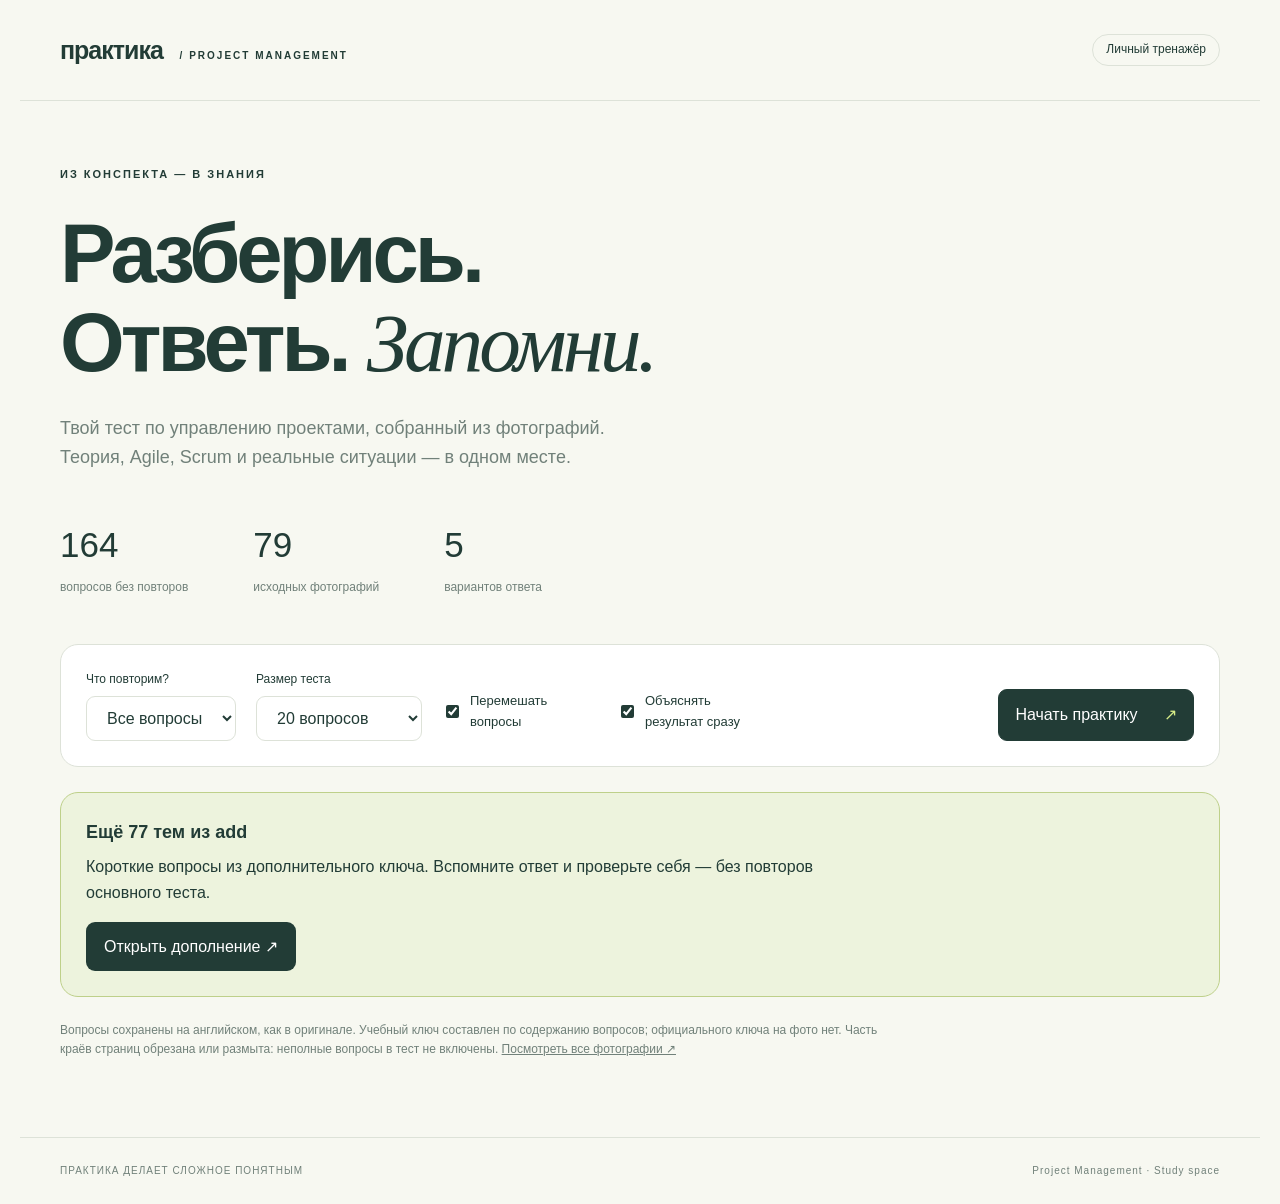
<file: index.html>
<!doctype html>
<html lang="ru"><head><meta charset="utf-8"><meta name="viewport" content="width=device-width,initial-scale=1"><title>Практика — Project Management</title><link rel="stylesheet" href="static/style.css"><script src="static/questions.js" defer></script><script src="static/supplement.js" defer></script><script src="static/app.js" defer></script></head>
<body><header><a class="brand" href="index.html">практика<span> / PROJECT MANAGEMENT</span></a><span class="tag">Личный тренажёр</span></header><main>
<section id="home"><div class="eyebrow">ИЗ КОНСПЕКТА — В ЗНАНИЯ</div><h1>Разберись.<br>Ответь. <em>Запомни.</em></h1><p class="intro">Твой тест по управлению проектами, собранный из фотографий. Теория, Agile, Scrum и реальные ситуации — в одном месте.</p><div class="stats"><div><strong id="total">—</strong><span>вопросов без повторов</span></div><div><strong>79</strong><span>исходных фотографий</span></div><div><strong>5</strong><span>вариантов ответа</span></div></div>
<div class="setup"><div><label for="category">Что повторим?</label><select id="category"><option value="all">Все вопросы</option><option>Теория</option><option>Ситуации</option></select></div><div><label for="count">Размер теста</label><select id="count"><option value="20">20 вопросов</option><option value="50">50 вопросов</option><option value="all">Все доступные</option></select></div><label class="check"><input type="checkbox" id="shuffle" checked> Перемешать вопросы</label><label class="check"><input type="checkbox" id="training" checked> Объяснять результат сразу</label><button id="start" class="primary">Начать практику <span>↗</span></button><button id="resume" hidden>Продолжить сохранённый тест</button></div>
<div class="add-panel"><h3>Ещё <span id="supplement-total">—</span> тем из add</h3><p>Короткие вопросы из дополнительного ключа. Вспомните ответ и проверьте себя — без повторов основного теста.</p><a class="primary" href="supplement.html">Открыть дополнение ↗</a></div>
<p class="note">Вопросы сохранены на английском, как в оригинале. Учебный ключ составлен по содержанию вопросов; официального ключа на фото нет. Часть краёв страниц обрезана или размыта: неполные вопросы в тест не включены. <a href="#" id="gallery-link">Посмотреть все фотографии ↗</a></p></section>
<section id="quiz" hidden><div class="quiz-top"><button id="home-btn" class="link">← На главную</button><span id="mode"></span></div><div class="progress"><div id="bar"></div></div><div class="layout"><article class="card"><div class="card-top"><span class="eyebrow" id="position"></span><span id="kind" class="pill"></span></div><h2 id="question" lang="en"></h2><div id="options" lang="en"></div><div id="feedback" role="status" hidden></div><details id="source"><summary>Сверить с фотографией</summary><div id="photos"></div></details><div class="controls"><button id="prev">← Назад</button><button id="next" class="primary">Дальше →</button></div></article><aside><h3>Твоя практика</h3><p id="answered"></p><div id="nav"></div><p class="note">Можно пропускать вопросы и возвращаться к ним. Ответы сохраняются в этом браузере.</p><button id="finish">Завершить тест</button></aside></div></section>
<section id="result" hidden><div class="eyebrow">ПРАКТИКА ЗАВЕРШЕНА</div><h1>Ещё один шаг<br><em>вперёд.</em></h1><div class="score" id="score"></div><p id="summary"></p><p class="note">Проверка по учебному ключу, составленному по содержанию вопросов. Его можно сверить с материалами преподавателя.</p><div class="controls"><button class="primary" id="retry">Повторить ошибки и пропуски</button><button id="new">Новая практика</button><button id="export">Скачать ответы</button></div><div id="review"></div></section>
<section id="gallery" hidden><button id="gallery-back">← На главную</button><h1>Исходные фото</h1><p>Все 79 снимков, включая повторы и нечитаемые фрагменты.</p><div id="gallery-items"></div></section>
</main><footer>ПРАКТИКА ДЕЛАЕТ СЛОЖНОЕ ПОНЯТНЫМ <span>Project Management · Study space</span></footer></body></html>
</file>
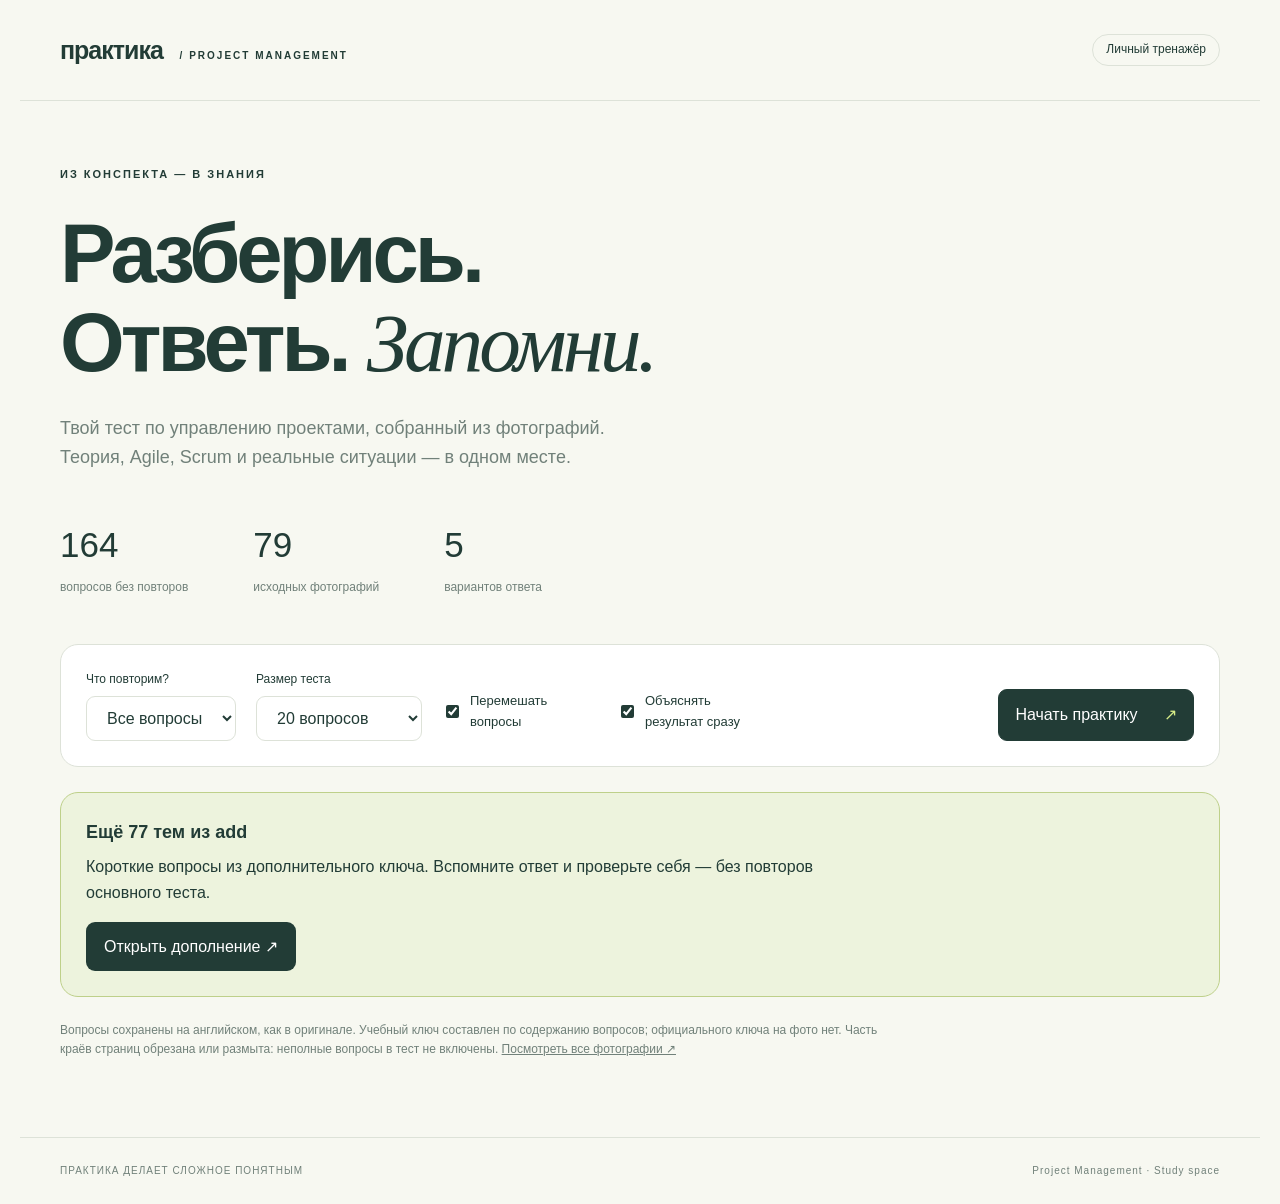
<file: static/index.html>
<!doctype html><html lang="ru"><head><meta charset="utf-8"><meta http-equiv="refresh" content="0;url=../index.html"><title>Практика</title></head><body><a href="../index.html">Открыть сайт</a></body></html>
</file>
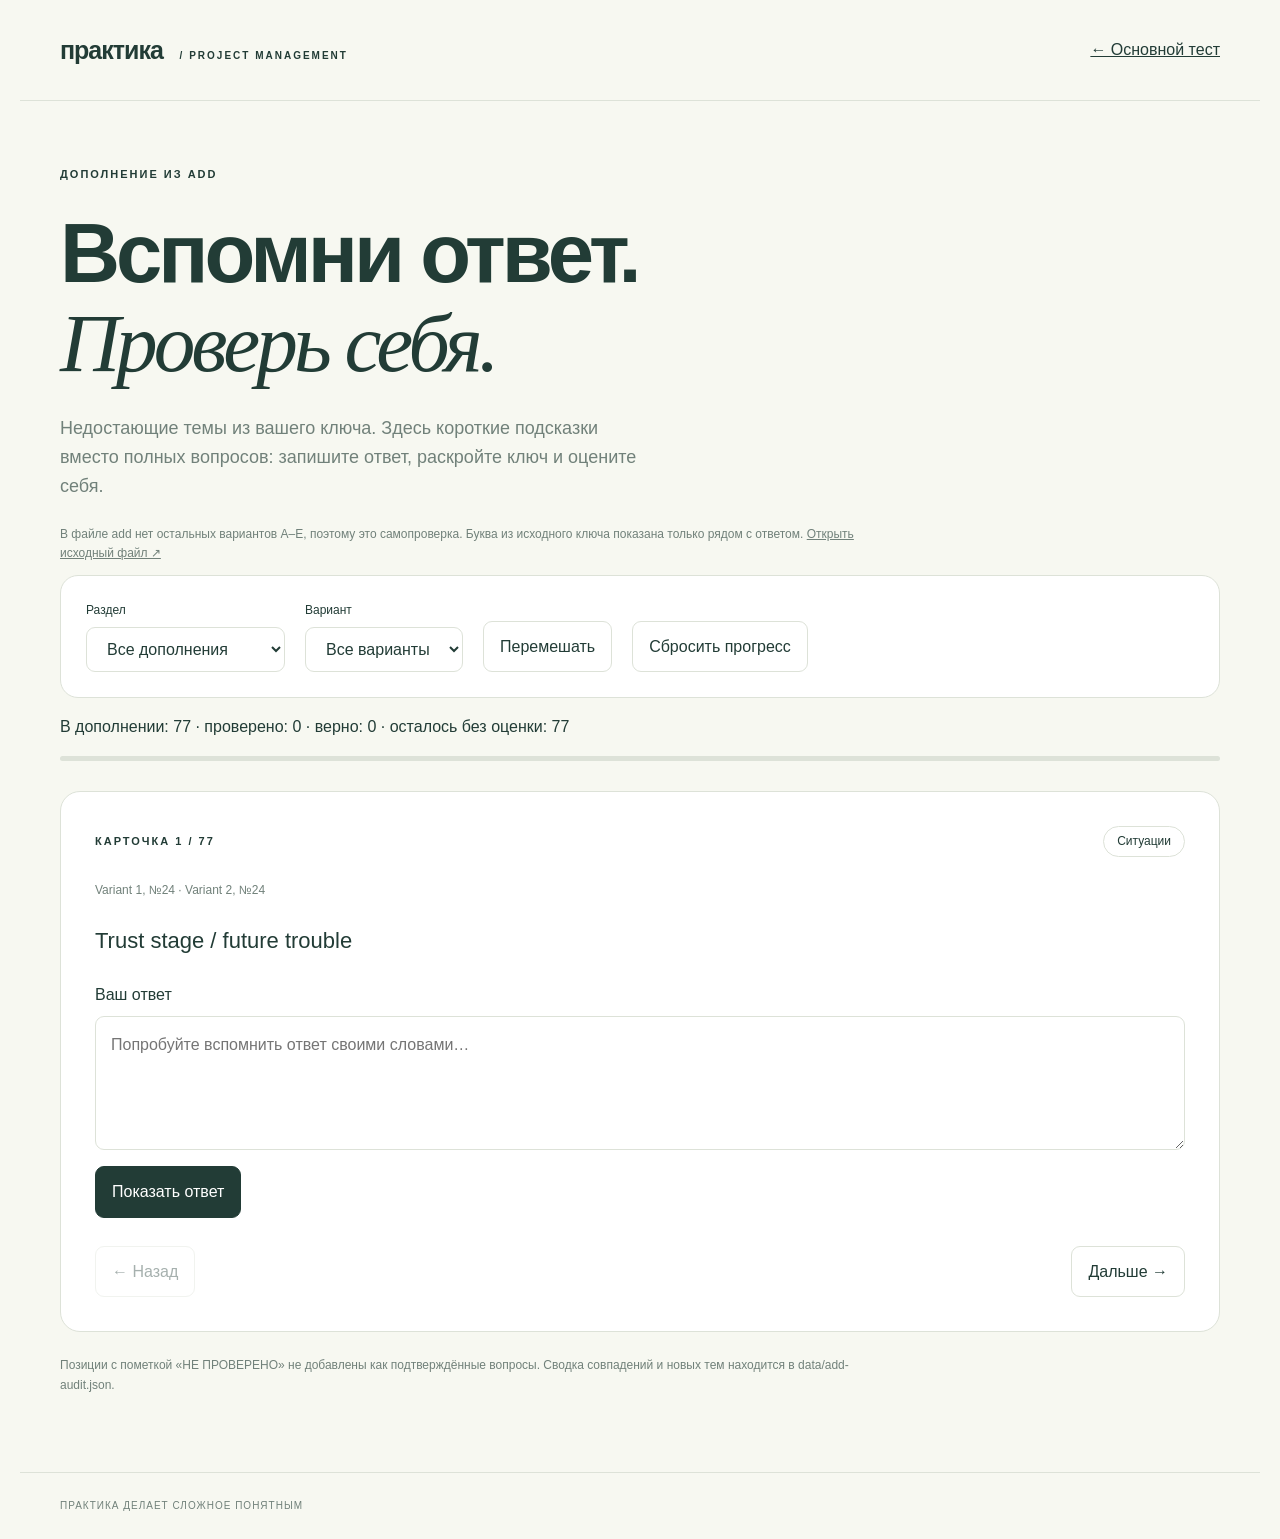
<file: supplement.html>
<!doctype html><html lang="ru"><head><meta charset="utf-8"><meta name="viewport" content="width=device-width, initial-scale=1"><title>Дополнение — Практика</title><link rel="stylesheet" href="static/style.css"><script src="static/supplement.js" defer></script><script src="static/cards.js" defer></script></head><body><header><a class="brand" href="index.html">практика<span> / PROJECT MANAGEMENT</span></a><a href="index.html">← Основной тест</a></header><main><div class="eyebrow">ДОПОЛНЕНИЕ ИЗ ADD</div><h1>Вспомни ответ.<br><em>Проверь себя.</em></h1><p class="intro">Недостающие темы из вашего ключа. Здесь короткие подсказки вместо полных вопросов: запишите ответ, раскройте ключ и оцените себя.</p><p class="note">В файле add нет остальных вариантов A–E, поэтому это самопроверка. Буква из исходного ключа показана только рядом с ответом. <a href="static/add-source.txt" target="_blank" rel="noopener">Открыть исходный файл ↗</a></p><div class="setup"><div><label for="card-category">Раздел</label><select id="card-category"><option value="all">Все дополнения</option><option>Теория</option><option>Ситуации</option><option value="mistakes">Ошибки и пропуски</option></select></div><div><label for="card-variant">Вариант</label><select id="card-variant"><option value="all">Все варианты</option><option value="1">Variant 1</option><option value="2">Variant 2</option><option value="3">Variant 3</option><option value="4">Variant 4</option><option value="5">Variant 5</option></select></div><button id="card-shuffle">Перемешать</button><button id="card-reset">Сбросить прогресс</button></div><p id="card-progress" aria-live="polite"></p><div class="progress"><div id="card-bar"></div></div><article class="card"><div class="card-top"><span id="card-position" class="eyebrow"></span><span id="card-category-label" class="pill"></span></div><p id="card-reference" class="note"></p><h2 id="card-cue" lang="en"></h2><label for="card-input">Ваш ответ</label><textarea id="card-input" rows="4" placeholder="Попробуйте вспомнить ответ своими словами…"></textarea><button id="card-reveal" class="primary">Показать ответ</button><div id="card-answer" hidden><p id="card-expected" lang="en"></p><p class="note">Сравните смысл, затем оцените свой ответ. Оценка сохраняется в этом браузере.</p><div class="controls"><button id="card-right">✓ Ответил верно</button><button id="card-wrong">↻ Нужно повторить</button></div></div><p id="card-status" role="status"></p><div class="controls"><button id="card-prev">← Назад</button><button id="card-next">Дальше →</button></div></article><p class="note">Позиции с пометкой «НЕ ПРОВЕРЕНО» не добавлены как подтверждённые вопросы. Сводка совпадений и новых тем находится в data/add-audit.json.</p></main><footer>ПРАКТИКА ДЕЛАЕТ СЛОЖНОЕ ПОНЯТНЫМ</footer></body></html>
</file>
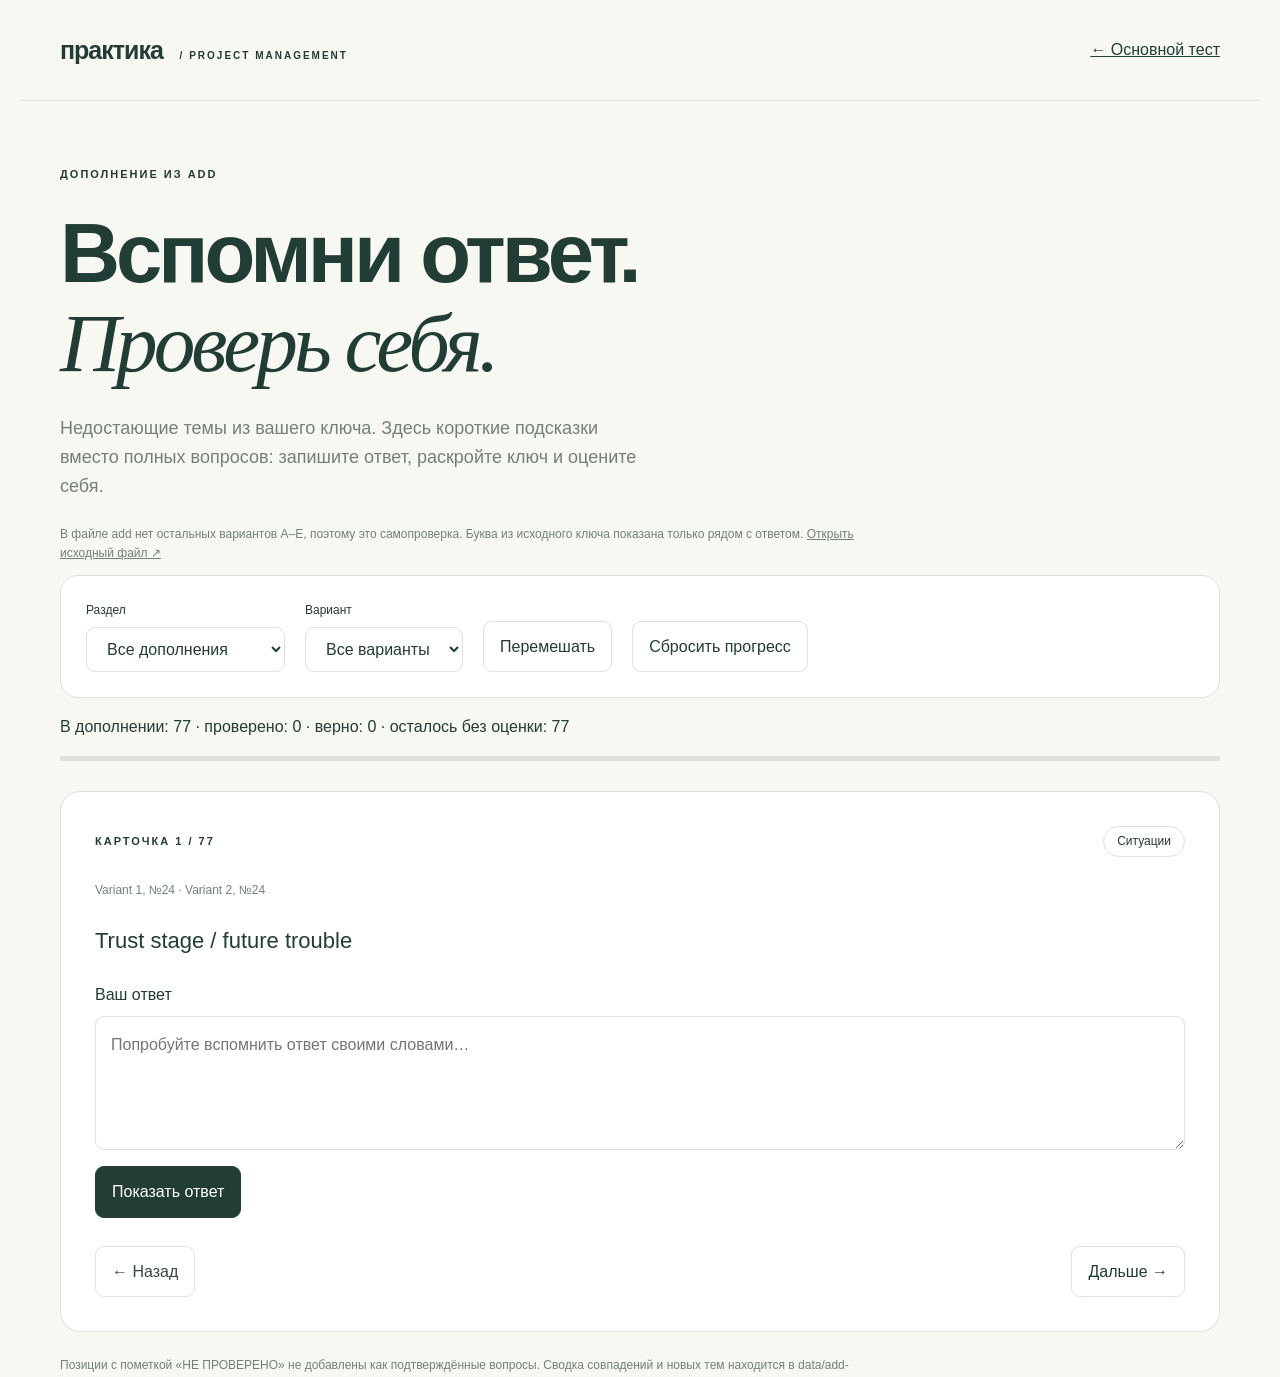
<file: static/supplement.html>
<!doctype html><html lang="ru"><head><meta charset="utf-8"><meta http-equiv="refresh" content="0;url=../supplement.html"><title>Практика</title></head><body><a href="../supplement.html">Открыть сайт</a></body></html>
</file>
<file: static/style.css>
:root{--ink:#223c36;--muted:#71817a;--accent:#d7ed88;--line:#dde2d8;--paper:#f7f8f1}*{box-sizing:border-box}body{margin:0;background:var(--paper);color:var(--ink);font:16px/1.6 -apple-system,BlinkMacSystemFont,"Segoe UI",sans-serif}header,main,footer{max-width:1240px;margin:auto}header{padding:30px 40px;display:flex;align-items:center;justify-content:space-between;border-bottom:1px solid var(--line)}a{color:inherit}.brand{text-decoration:none;font-size:25px;font-weight:800;letter-spacing:-1px}.brand span{font-size:10px;letter-spacing:2px;margin-left:12px;font-weight:600}.tag,.pill{font-size:12px;border:1px solid var(--line);border-radius:30px;padding:5px 13px}main{padding:65px 40px;min-height:80vh}.eyebrow{letter-spacing:2px;font-size:11px;font-weight:750}h1{font-size:clamp(46px,6.5vw,84px);line-height:1.08;letter-spacing:-4px;margin:25px 0;font-weight:650}em{font-family:Georgia,serif;font-weight:400}p.intro{max-width:600px;color:var(--muted);font-size:18px}.stats{display:flex;gap:65px;margin:45px 0}.stats strong{font-size:35px;display:block;font-weight:500}.stats span{font-size:12px;color:var(--muted)}.setup{padding:25px;background:#fff;border:1px solid var(--line);border-radius:18px;display:flex;gap:20px;align-items:end;flex-wrap:wrap}.setup label:not(.check){display:block;font-size:12px;margin-bottom:7px}.check{font-size:13px;max-width:155px;display:flex;align-items:center;gap:8px;padding:8px 0}input{accent-color:var(--ink)}select,button{font:inherit;border:1px solid var(--line);border-radius:9px;padding:12px 16px;background:white;color:var(--ink)}button{cursor:pointer;transition:.15s}button:hover{border-color:var(--ink);transform:translateY(-1px)}button:disabled{opacity:.4;cursor:default}button:focus-visible,a:focus-visible,select:focus-visible{outline:3px solid #90af40;outline-offset:3px}.primary{background:var(--ink);color:white;border-color:var(--ink)}#start{margin-left:auto;min-width:190px}#start span{margin-left:22px;color:var(--accent)}.note{font-size:12px;color:var(--muted);max-width:830px;margin-top:24px}.quiz-top{display:flex;justify-content:space-between;align-items:center;font-size:13px}.link{background:none;border:0;padding-left:0}.progress{height:5px;background:var(--line);margin:15px 0 30px;border-radius:5px}#bar{height:100%;background:#8eaa53;border-radius:5px;transition:width .3s}.layout{display:grid;grid-template-columns:minmax(0,1fr) 260px;gap:28px}.card{background:white;border:1px solid var(--line);border-radius:20px;padding:34px}.card-top{display:flex;justify-content:space-between;align-items:center}h2{font-size:22px;line-height:1.55;font-weight:500;margin:24px 0}#options{display:grid;gap:11px}.option{display:flex;text-align:left;align-items:center;gap:15px;background:#fff;padding:15px 18px;line-height:1.5;width:100%}.letter{font-size:13px;background:var(--paper);border:1px solid var(--line);border-radius:7px;padding:4px 10px}.option.selected{background:#f1f6e3;border-color:#8eaa53}.option.correct{background:#edf7e5;border-color:#75a551}.option.wrong{background:#fff0eb;border-color:#d49179}.controls{display:flex;gap:12px;justify-content:space-between;flex-wrap:wrap;margin-top:28px}#feedback{padding:14px;background:var(--paper);border-radius:10px;margin:18px 0}details{font-size:12px;margin-top:22px;color:var(--muted)}summary{cursor:pointer}#photos img{display:block;width:100%;margin-top:14px;border-radius:8px}aside{padding:10px 0}h3{font-size:18px;margin:0}#answered{font-size:13px;color:var(--muted)}#nav{display:grid;grid-template-columns:repeat(5,1fr);gap:6px;max-height:380px;overflow:auto;padding:4px}#nav button{padding:7px 0;font-size:12px}#nav .done{background:var(--accent)}#nav .active{outline:2px solid var(--ink);outline-offset:1px}#finish{width:100%;margin-top:15px}.score{font-size:65px;font-weight:500;margin-top:35px}.review-item{background:white;border:1px solid var(--line);border-radius:12px;padding:22px;margin-top:14px}.review-item h3{font-size:16px}.review-item p{font-size:14px;margin:8px 0}.ok{color:#527e35}.bad{color:#ad5842}footer{padding:25px 40px;border-top:1px solid var(--line);font-size:10px;letter-spacing:1px;display:flex;justify-content:space-between;color:var(--muted)}[hidden]{display:none!important}#gallery-items{display:grid;grid-template-columns:repeat(3,1fr);gap:18px}#gallery-items img{width:100%;border-radius:10px}#gallery-items a{font-size:12px;text-decoration:none}@media(max-width:800px){header,main,footer{padding-left:20px;padding-right:20px}main{padding-top:38px}.brand span,.tag{display:none}h1{letter-spacing:-2px}.layout{grid-template-columns:1fr}.stats{gap:25px}.stats span{font-size:10px}.setup{gap:15px}.setup>div{flex:1}select{width:100%}#start{width:100%}.card{padding:22px}h2{font-size:19px}#nav{grid-template-columns:repeat(10,1fr)}footer span{display:none}#gallery-items{grid-template-columns:repeat(2,1fr)}}
.add-panel{margin-top:25px;padding:25px;border:1px solid #bed08a;border-radius:18px;background:#edf3dd}.add-panel h3{margin-bottom:8px}.add-panel p{margin:8px 0 16px;max-width:740px}.add-panel a.primary{display:inline-block;text-decoration:none;padding:12px 18px;border-radius:9px}textarea{display:block;width:100%;margin:8px 0 16px;padding:15px;border:1px solid var(--line);border-radius:9px;font:inherit;resize:vertical;color:var(--ink)}#card-answer{margin-top:20px;background:#f1f6e3;border-radius:12px;padding:20px}#card-expected{font-size:20px}#card-status{font-size:13px;color:var(--muted)}
</file>
